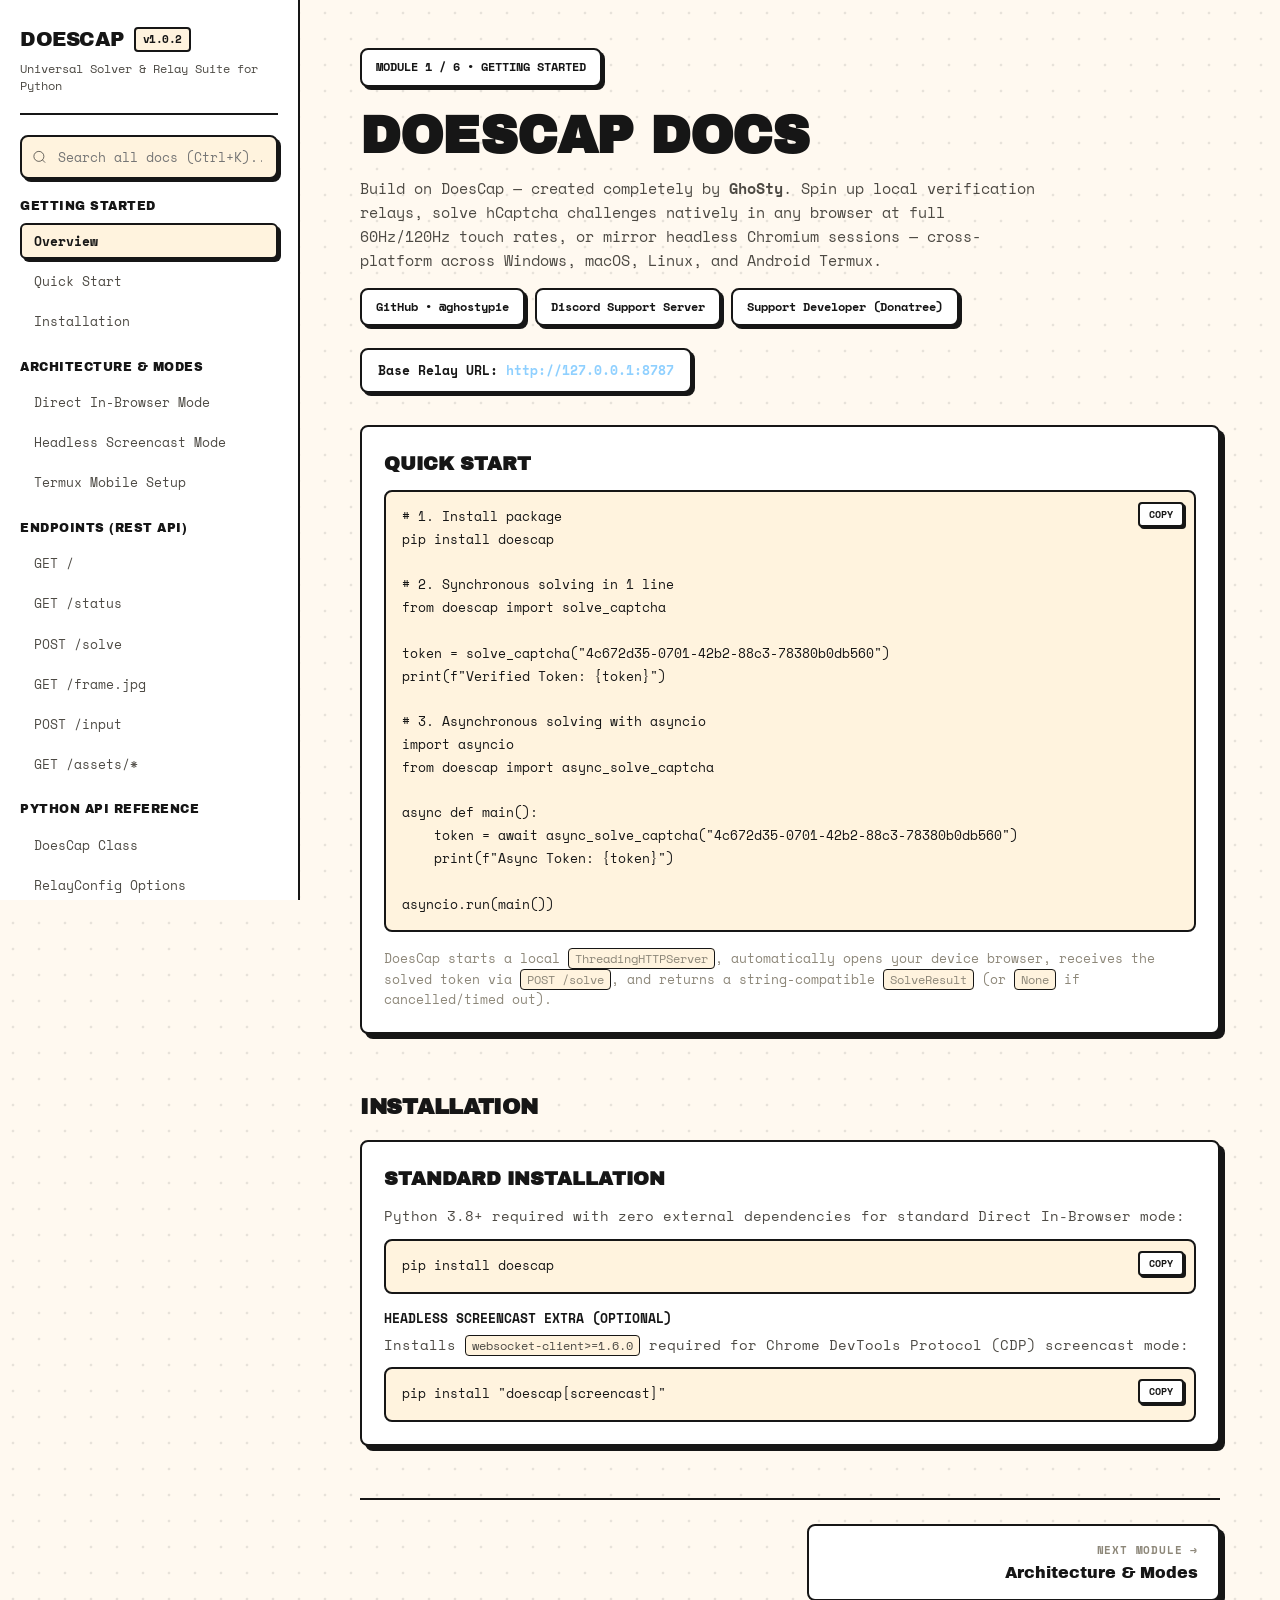
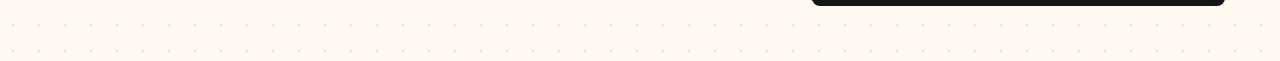
<file: docs/index.html>
<!doctype html>
<html lang="en" data-theme="light">
<head>
  <meta charset="utf-8">
  <title>Getting Started &mdash; DoesCap Documentation</title>
  <meta name="viewport" content="width=device-width, initial-scale=1.0">
  <meta name="description" content="Getting started with DoesCap: installation, quickstart examples, and overview.">
  <link rel="preconnect" href="https://fonts.googleapis.com">
  <link rel="preconnect" href="https://fonts.gstatic.com" crossorigin="anonymous">
  <link href="https://fonts.googleapis.com/css2?family=Archivo+Black&family=Space+Mono:ital,wght@0,400;0,700;1,400&display=swap" rel="stylesheet">
  <link rel="stylesheet" href="style.css?v=3">
</head>
<body>
  <div class="mobile-bar">
    <div style="font-family: var(--font-head); font-size: 16px;">DOESCAP DOCS</div>
    <button class="mobile-menu-btn" aria-label="Toggle navigation menu" onclick="toggleSidebar()">MENU ☰</button>
  </div>

  <div class="docs-container">
    <aside id="sidebar" class="sidebar"></aside>

    <main class="main-wrapper">
      <div class="main-inner">
        <section id="overview">
          <span class="badge-pill">MODULE 1 / 6 &bull; GETTING STARTED</span>
          <h1 class="hero-title">DOESCAP DOCS</h1>
          <p class="hero-lead">
            Build on DoesCap &mdash; created completely by <strong>GhoSty</strong>. Spin up local verification relays, solve hCaptcha challenges natively in any browser at full 60Hz/120Hz touch rates,
            or mirror headless Chromium sessions &mdash; cross-platform across Windows, macOS, Linux, and Android Termux.
          </p>
          <div style="display:flex; flex-wrap:wrap; gap:10px; margin:16px 0 8px;">
            <a class="badge-pill" style="margin-bottom:0;" href="https://github.com/ghostypie" target="_blank">GitHub &bull; @ghostypie</a>
            <a class="badge-pill" style="margin-bottom:0;" href="https://discord.com/invite/asMJGgDA7u" target="_blank">Discord Support Server</a>
            <a class="badge-pill" style="margin-bottom:0;" href="https://donatr.ee/brutality/" target="_blank">Support Developer (Donatree)</a>
          </div>
          <div class="base-url-pill">
            Base Relay URL: <span>http://127.0.0.1:8787</span>
          </div>
        </section>

        <section id="quick-start">
          <div class="card-panel">
            <h2>QUICK START</h2>
            <pre class="code-box"><button class="copy-button" onclick="copySnippet(this)">COPY</button><code># 1. Install package
pip install doescap

# 2. Synchronous solving in 1 line
from doescap import solve_captcha

token = solve_captcha("4c672d35-0701-42b2-88c3-78380b0db560")
print(f"Verified Token: {token}")

# 3. Asynchronous solving with asyncio
import asyncio
from doescap import async_solve_captcha

async def main():
    token = await async_solve_captcha("4c672d35-0701-42b2-88c3-78380b0db560")
    print(f"Async Token: {token}")

asyncio.run(main())</code></pre>
            <p style="color:var(--ink-faint); font-size:13px; margin:16px 0 0;">
              DoesCap starts a local <code>ThreadingHTTPServer</code>, automatically opens your device browser, receives the solved token via <code>POST /solve</code>,
              and returns a string-compatible <code>SolveResult</code> (or <code>None</code> if cancelled/timed out).
            </p>
          </div>
        </section>

        <section id="installation">
          <h2 class="section-title">INSTALLATION</h2>
          <div class="card-panel">
            <h2>STANDARD INSTALLATION</h2>
            <p style="color:var(--ink-soft); font-size:14px; margin-bottom:12px;">
              Python 3.8+ required with zero external dependencies for standard Direct In-Browser mode:
            </p>
            <pre class="code-box"><button class="copy-button" onclick="copySnippet(this)">COPY</button><code>pip install doescap</code></pre>

            <div class="field-label">HEADLESS SCREENCAST EXTRA (OPTIONAL)</div>
            <p style="color:var(--ink-soft); font-size:14px; margin-bottom:12px;">
              Installs <code>websocket-client&gt;=1.6.0</code> required for Chrome DevTools Protocol (CDP) screencast mode:
            </p>
            <pre class="code-box"><button class="copy-button" onclick="copySnippet(this)">COPY</button><code>pip install "doescap[screencast]"</code></pre>
          </div>
        </section>

        <nav class="module-pager" aria-label="Module pagination">
          <a class="pager-btn next" href="architecture.html">
            <span class="pager-dir">NEXT MODULE &rarr;</span>
            <span class="pager-title">Architecture &amp; Modes</span>
          </a>
        </nav>
      </div>
    </main>
  </div>

  <script src="docs.js?v=6"></script>
  <script>initDocs("index.html");</script>
</body>
</html>
</file>
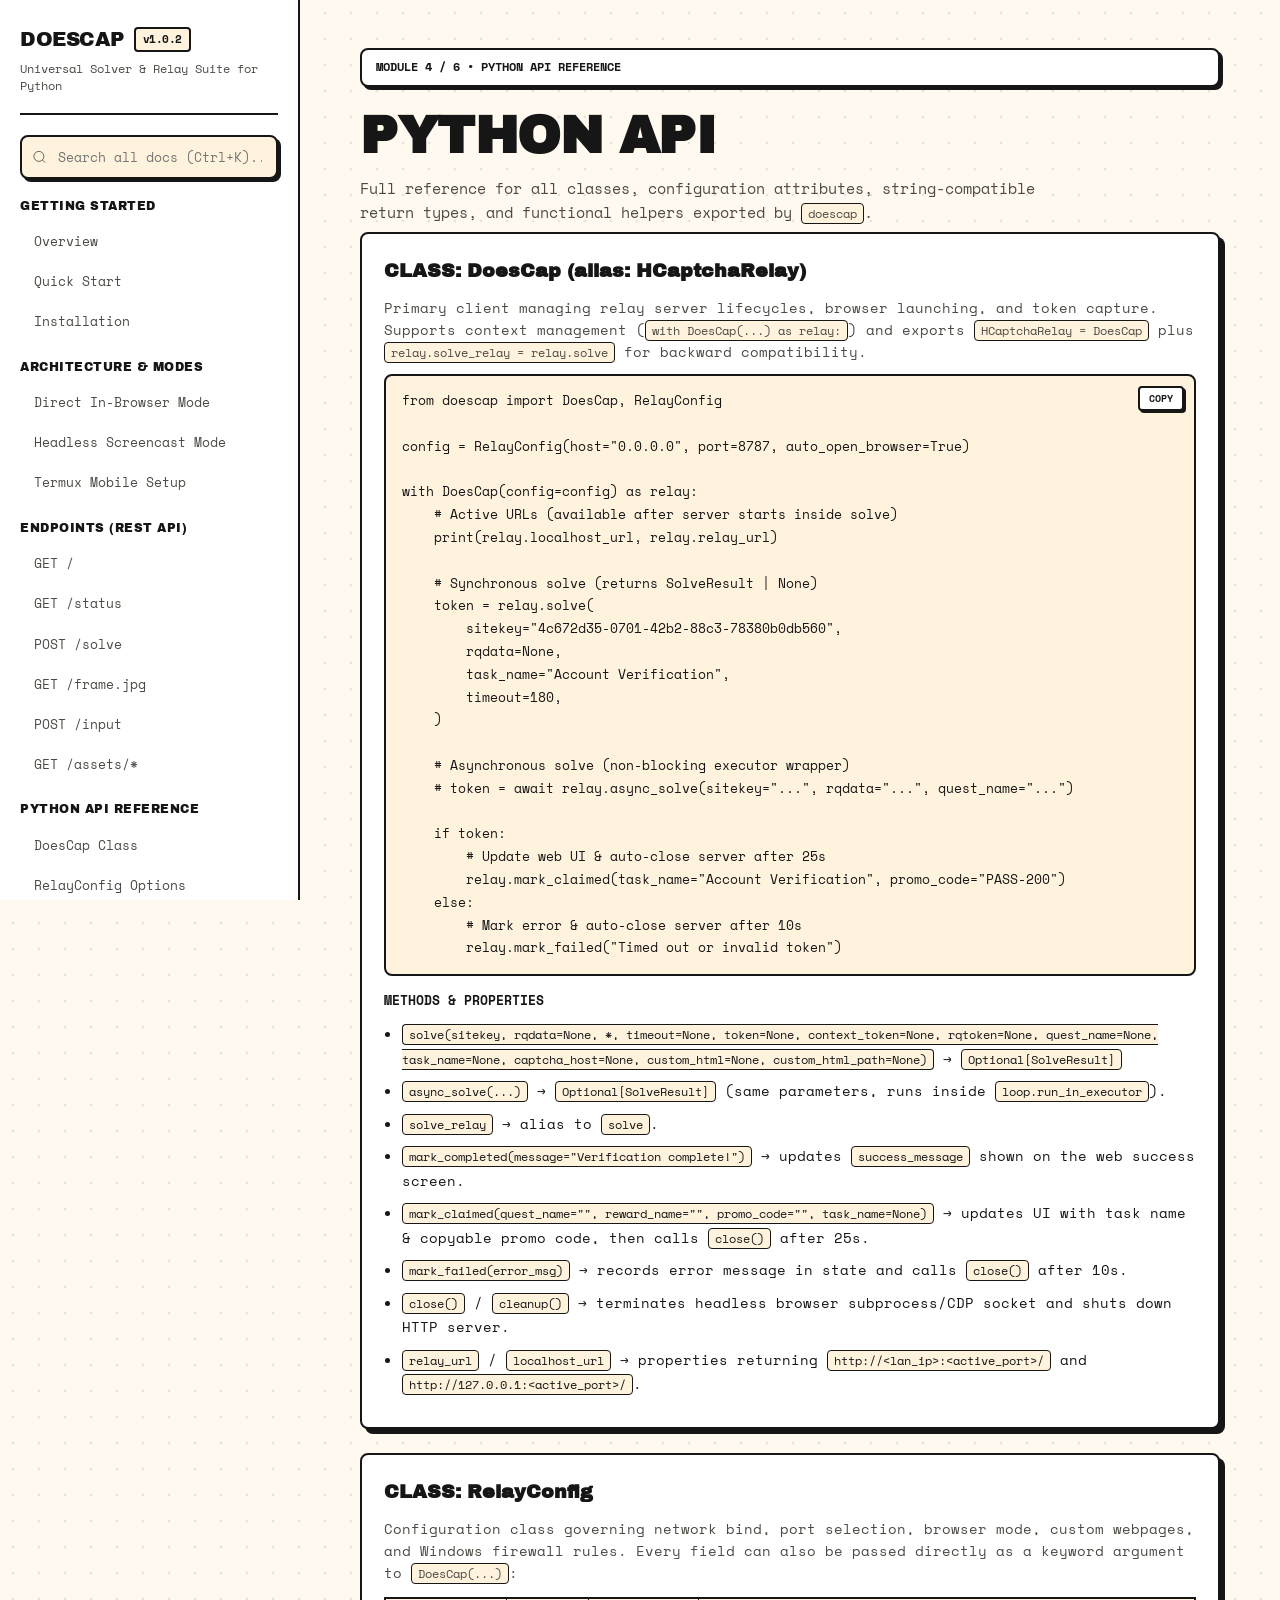
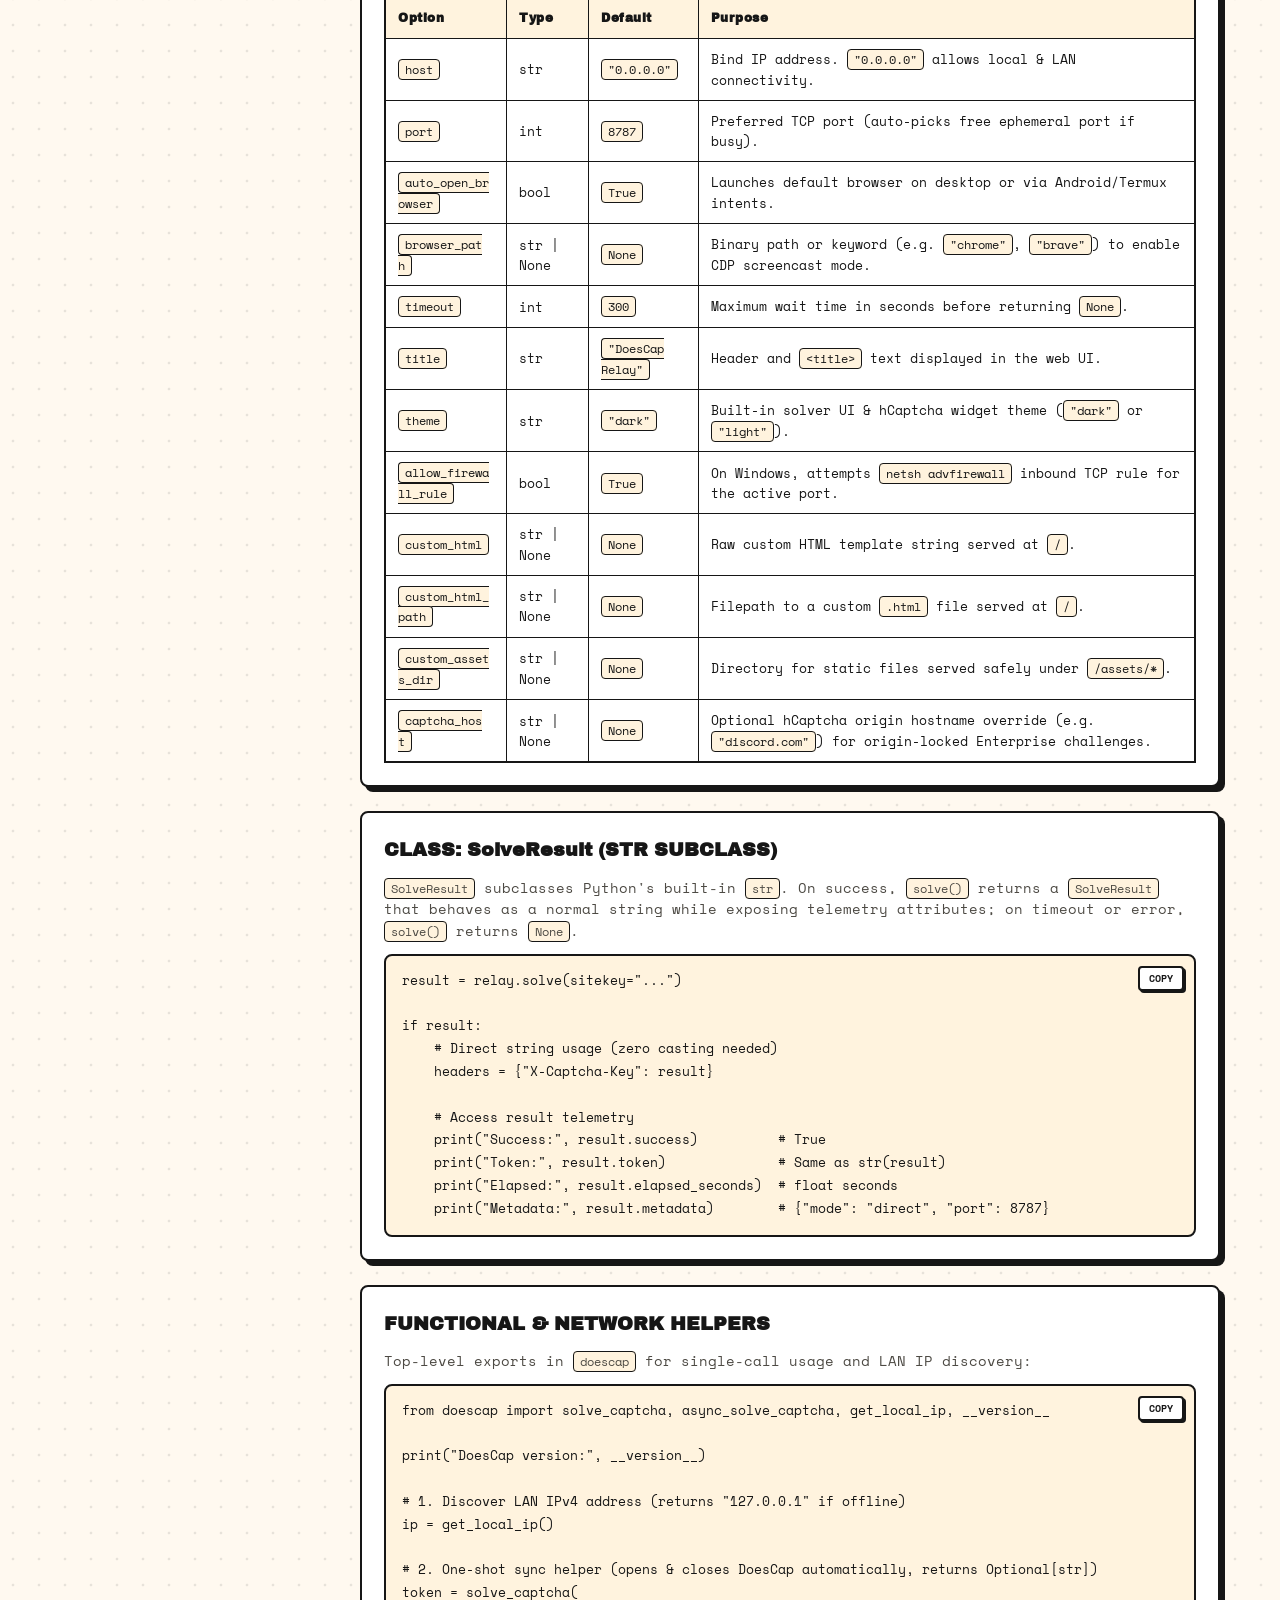
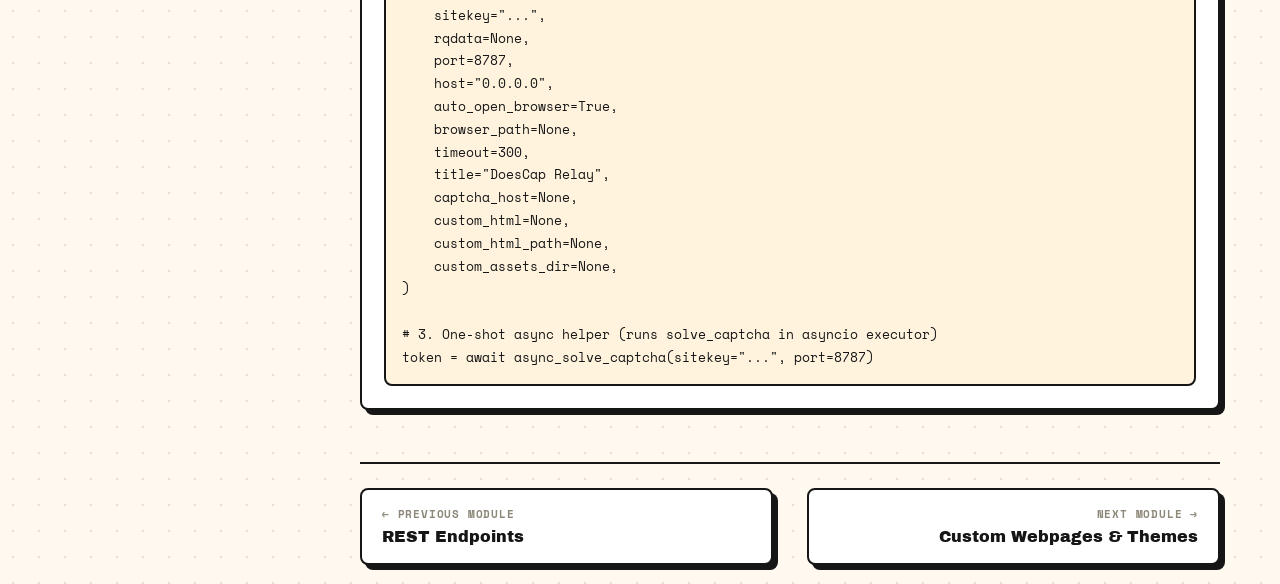
<file: docs/api.html>
<!doctype html>
<html lang="en" data-theme="light">
<head>
  <meta charset="utf-8">
  <title>Python API Reference &mdash; DoesCap Documentation</title>
  <meta name="viewport" content="width=device-width, initial-scale=1.0">
  <meta name="description" content="DoesCap Python API reference: DoesCap, RelayConfig, SolveResult, solve_captcha, and async_solve_captcha.">
  <link rel="preconnect" href="https://fonts.googleapis.com">
  <link rel="preconnect" href="https://fonts.gstatic.com" crossorigin="anonymous">
  <link href="https://fonts.googleapis.com/css2?family=Archivo+Black&family=Space+Mono:ital,wght@0,400;0,700;1,400&display=swap" rel="stylesheet">
  <link rel="stylesheet" href="style.css?v=3">
</head>
<body>
  <div class="mobile-bar">
    <div style="font-family: var(--font-head); font-size: 16px;">DOESCAP DOCS</div>
    <button class="mobile-menu-btn" aria-label="Toggle navigation menu" onclick="toggleSidebar()">MENU ☰</button>
  </div>

  <div class="docs-container">
    <aside id="sidebar" class="sidebar"></aside>

    <main class="main-wrapper">
      <div class="main-inner">
        <span class="badge-pill">MODULE 4 / 6 &bull; PYTHON API REFERENCE</span>
        <h1 class="hero-title">PYTHON API</h1>
        <p class="hero-lead">
          Full reference for all classes, configuration attributes, string-compatible return types, and functional helpers exported by <code>doescap</code>.
        </p>

        <section id="api-reference">
          <!-- DoesCap Class -->
          <div id="api-relay" class="card-panel">
            <h2>CLASS: DoesCap (alias: HCaptchaRelay)</h2>
            <p style="color:var(--ink-soft); font-size:14px; margin-bottom:12px;">
              Primary client managing relay server lifecycles, browser launching, and token capture. Supports context management (<code>with DoesCap(...) as relay:</code>)
              and exports <code>HCaptchaRelay = DoesCap</code> plus <code>relay.solve_relay = relay.solve</code> for backward compatibility.
            </p>
            <pre class="code-box"><button class="copy-button" onclick="copySnippet(this)">COPY</button><code>from doescap import DoesCap, RelayConfig

config = RelayConfig(host="0.0.0.0", port=8787, auto_open_browser=True)

with DoesCap(config=config) as relay:
    # Active URLs (available after server starts inside solve)
    print(relay.localhost_url, relay.relay_url)

    # Synchronous solve (returns SolveResult | None)
    token = relay.solve(
        sitekey="4c672d35-0701-42b2-88c3-78380b0db560",
        rqdata=None,
        task_name="Account Verification",
        timeout=180,
    )

    # Asynchronous solve (non-blocking executor wrapper)
    # token = await relay.async_solve(sitekey="...", rqdata="...", quest_name="...")

    if token:
        # Update web UI &amp; auto-close server after 25s
        relay.mark_claimed(task_name="Account Verification", promo_code="PASS-200")
    else:
        # Mark error &amp; auto-close server after 10s
        relay.mark_failed("Timed out or invalid token")</code></pre>

            <div class="field-label">METHODS &amp; PROPERTIES</div>
            <ul class="notes-ul">
              <li><code>solve(sitekey, rqdata=None, *, timeout=None, token=None, context_token=None, rqtoken=None, quest_name=None, task_name=None, captcha_host=None, custom_html=None, custom_html_path=None)</code> &rarr; <code>Optional[SolveResult]</code></li>
              <li><code>async_solve(...)</code> &rarr; <code>Optional[SolveResult]</code> (same parameters, runs inside <code>loop.run_in_executor</code>).</li>
              <li><code>solve_relay</code> &rarr; alias to <code>solve</code>.</li>
              <li><code>mark_completed(message="Verification complete!")</code> &rarr; updates <code>success_message</code> shown on the web success screen.</li>
              <li><code>mark_claimed(quest_name="", reward_name="", promo_code="", task_name=None)</code> &rarr; updates UI with task name &amp; copyable promo code, then calls <code>close()</code> after 25s.</li>
              <li><code>mark_failed(error_msg)</code> &rarr; records error message in state and calls <code>close()</code> after 10s.</li>
              <li><code>close()</code> / <code>cleanup()</code> &rarr; terminates headless browser subprocess/CDP socket and shuts down HTTP server.</li>
              <li><code>relay_url</code> / <code>localhost_url</code> &rarr; properties returning <code>http://&lt;lan_ip&gt;:&lt;active_port&gt;/</code> and <code>http://127.0.0.1:&lt;active_port&gt;/</code>.</li>
            </ul>
          </div>

          <!-- RelayConfig -->
          <div id="api-config" class="card-panel">
            <h2>CLASS: RelayConfig</h2>
            <p style="color:var(--ink-soft); font-size:14px; margin-bottom:12px;">
              Configuration class governing network bind, port selection, browser mode, custom webpages, and Windows firewall rules.
              Every field can also be passed directly as a keyword argument to <code>DoesCap(...)</code>:
            </p>
            <div class="data-table-scroll">
              <table class="data-table">
                <thead>
                  <tr>
                    <th>Option</th>
                    <th>Type</th>
                    <th>Default</th>
                    <th>Purpose</th>
                  </tr>
                </thead>
                <tbody>
                  <tr>
                    <td><code>host</code></td>
                    <td>str</td>
                    <td><code>"0.0.0.0"</code></td>
                    <td>Bind IP address. <code>"0.0.0.0"</code> allows local &amp; LAN connectivity.</td>
                  </tr>
                  <tr>
                    <td><code>port</code></td>
                    <td>int</td>
                    <td><code>8787</code></td>
                    <td>Preferred TCP port (auto-picks free ephemeral port if busy).</td>
                  </tr>
                  <tr>
                    <td><code>auto_open_browser</code></td>
                    <td>bool</td>
                    <td><code>True</code></td>
                    <td>Launches default browser on desktop or via Android/Termux intents.</td>
                  </tr>
                  <tr>
                    <td><code>browser_path</code></td>
                    <td>str | None</td>
                    <td><code>None</code></td>
                    <td>Binary path or keyword (e.g. <code>"chrome"</code>, <code>"brave"</code>) to enable CDP screencast mode.</td>
                  </tr>
                  <tr>
                    <td><code>timeout</code></td>
                    <td>int</td>
                    <td><code>300</code></td>
                    <td>Maximum wait time in seconds before returning <code>None</code>.</td>
                  </tr>
                  <tr>
                    <td><code>title</code></td>
                    <td>str</td>
                    <td><code>"DoesCap Relay"</code></td>
                    <td>Header and <code>&lt;title&gt;</code> text displayed in the web UI.</td>
                  </tr>
                  <tr>
                    <td><code>theme</code></td>
                    <td>str</td>
                    <td><code>"dark"</code></td>
                    <td>Built-in solver UI &amp; hCaptcha widget theme (<code>"dark"</code> or <code>"light"</code>).</td>
                  </tr>
                  <tr>
                    <td><code>allow_firewall_rule</code></td>
                    <td>bool</td>
                    <td><code>True</code></td>
                    <td>On Windows, attempts <code>netsh advfirewall</code> inbound TCP rule for the active port.</td>
                  </tr>
                  <tr>
                    <td><code>custom_html</code></td>
                    <td>str | None</td>
                    <td><code>None</code></td>
                    <td>Raw custom HTML template string served at <code>/</code>.</td>
                  </tr>
                  <tr>
                    <td><code>custom_html_path</code></td>
                    <td>str | None</td>
                    <td><code>None</code></td>
                    <td>Filepath to a custom <code>.html</code> file served at <code>/</code>.</td>
                  </tr>
                  <tr>
                    <td><code>custom_assets_dir</code></td>
                    <td>str | None</td>
                    <td><code>None</code></td>
                    <td>Directory for static files served safely under <code>/assets/*</code>.</td>
                  </tr>
                  <tr>
                    <td><code>captcha_host</code></td>
                    <td>str | None</td>
                    <td><code>None</code></td>
                    <td>Optional hCaptcha origin hostname override (e.g. <code>"discord.com"</code>) for origin-locked Enterprise challenges.</td>
                  </tr>
                </tbody>
              </table>
            </div>
          </div>

          <!-- SolveResult -->
          <div id="api-result" class="card-panel">
            <h2>CLASS: SolveResult (STR SUBCLASS)</h2>
            <p style="color:var(--ink-soft); font-size:14px; margin-bottom:12px;">
              <code>SolveResult</code> subclasses Python's built-in <code>str</code>. On success, <code>solve()</code> returns a <code>SolveResult</code>
              that behaves as a normal string while exposing telemetry attributes; on timeout or error, <code>solve()</code> returns <code>None</code>.
            </p>
            <pre class="code-box"><button class="copy-button" onclick="copySnippet(this)">COPY</button><code>result = relay.solve(sitekey="...")

if result:
    # Direct string usage (zero casting needed)
    headers = {"X-Captcha-Key": result}

    # Access result telemetry
    print("Success:", result.success)          # True
    print("Token:", result.token)              # Same as str(result)
    print("Elapsed:", result.elapsed_seconds)  # float seconds
    print("Metadata:", result.metadata)        # {"mode": "direct", "port": 8787}</code></pre>
          </div>

          <!-- Functional & Network Helpers -->
          <div id="api-functional" class="card-panel">
            <h2>FUNCTIONAL &amp; NETWORK HELPERS</h2>
            <p style="color:var(--ink-soft); font-size:14px; margin-bottom:12px;">
              Top-level exports in <code>doescap</code> for single-call usage and LAN IP discovery:
            </p>
            <pre class="code-box"><button class="copy-button" onclick="copySnippet(this)">COPY</button><code>from doescap import solve_captcha, async_solve_captcha, get_local_ip, __version__

print("DoesCap version:", __version__)

# 1. Discover LAN IPv4 address (returns "127.0.0.1" if offline)
ip = get_local_ip()

# 2. One-shot sync helper (opens &amp; closes DoesCap automatically, returns Optional[str])
token = solve_captcha(
    sitekey="...",
    rqdata=None,
    port=8787,
    host="0.0.0.0",
    auto_open_browser=True,
    browser_path=None,
    timeout=300,
    title="DoesCap Relay",
    captcha_host=None,
    custom_html=None,
    custom_html_path=None,
    custom_assets_dir=None,
)

# 3. One-shot async helper (runs solve_captcha in asyncio executor)
token = await async_solve_captcha(sitekey="...", port=8787)</code></pre>
          </div>
        </section>

        <nav class="module-pager" aria-label="Module pagination">
          <a class="pager-btn prev" href="endpoints.html">
            <span class="pager-dir">&larr; PREVIOUS MODULE</span>
            <span class="pager-title">REST Endpoints</span>
          </a>
          <a class="pager-btn next" href="theming.html">
            <span class="pager-dir">NEXT MODULE &rarr;</span>
            <span class="pager-title">Custom Webpages &amp; Themes</span>
          </a>
        </nav>
      </div>
    </main>
  </div>

  <script src="docs.js?v=6"></script>
  <script>initDocs("api.html");</script>
</body>
</html>
</file>
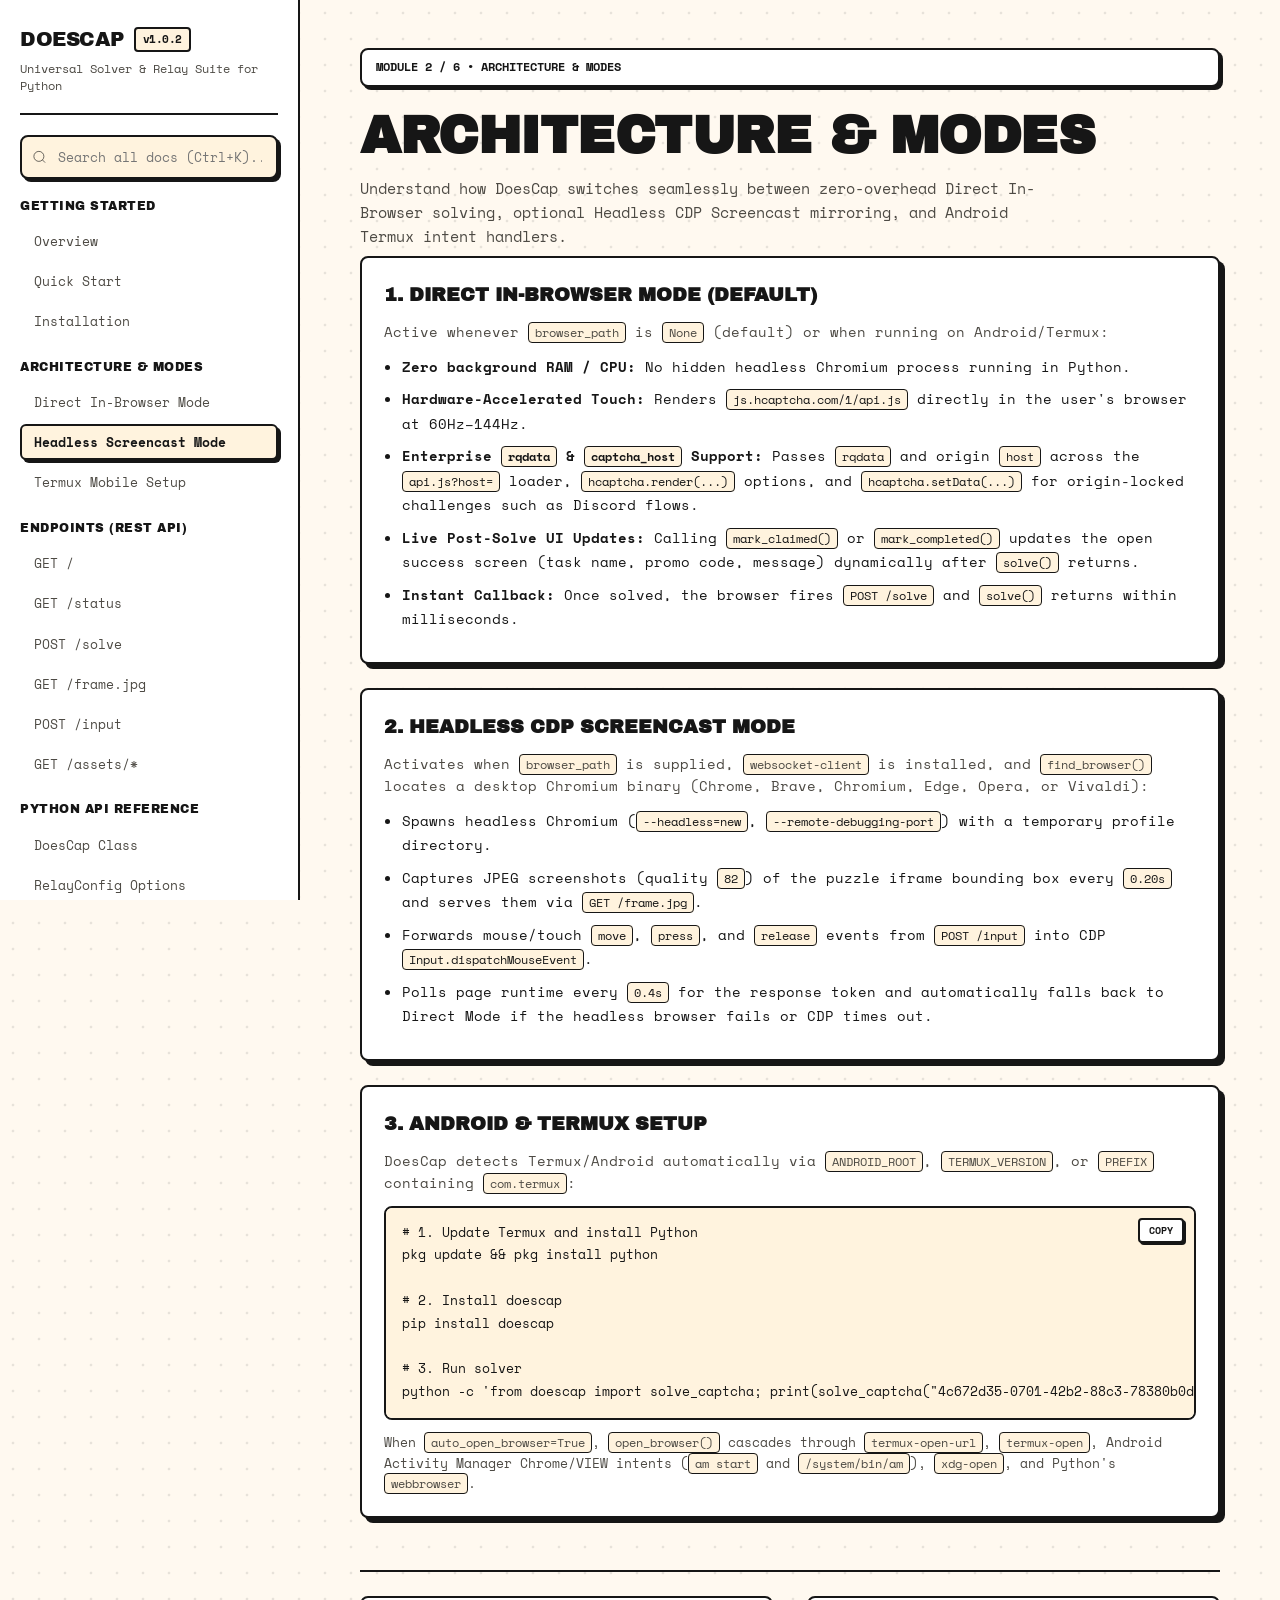
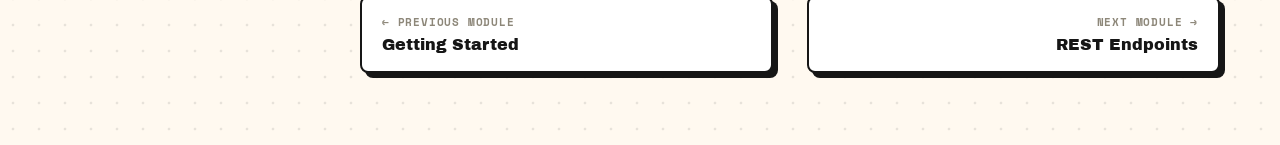
<file: docs/architecture.html>
<!doctype html>
<html lang="en" data-theme="light">
<head>
  <meta charset="utf-8">
  <title>Architecture &amp; Modes &mdash; DoesCap Documentation</title>
  <meta name="viewport" content="width=device-width, initial-scale=1.0">
  <meta name="description" content="DoesCap solver modes: Direct In-Browser Mode, Headless CDP Screencast Mode, and Android Termux setup.">
  <link rel="preconnect" href="https://fonts.googleapis.com">
  <link rel="preconnect" href="https://fonts.gstatic.com" crossorigin="anonymous">
  <link href="https://fonts.googleapis.com/css2?family=Archivo+Black&family=Space+Mono:ital,wght@0,400;0,700;1,400&display=swap" rel="stylesheet">
  <link rel="stylesheet" href="style.css?v=3">
</head>
<body>
  <div class="mobile-bar">
    <div style="font-family: var(--font-head); font-size: 16px;">DOESCAP DOCS</div>
    <button class="mobile-menu-btn" aria-label="Toggle navigation menu" onclick="toggleSidebar()">MENU ☰</button>
  </div>

  <div class="docs-container">
    <aside id="sidebar" class="sidebar"></aside>

    <main class="main-wrapper">
      <div class="main-inner">
        <span class="badge-pill">MODULE 2 / 6 &bull; ARCHITECTURE &amp; MODES</span>
        <h1 class="hero-title">ARCHITECTURE &amp; MODES</h1>
        <p class="hero-lead">
          Understand how DoesCap switches seamlessly between zero-overhead Direct In-Browser solving, optional Headless CDP Screencast mirroring, and Android Termux intent handlers.
        </p>

        <section id="direct-mode">
          <div class="card-panel">
            <h2>1. DIRECT IN-BROWSER MODE (DEFAULT)</h2>
            <p style="color:var(--ink-soft); font-size:14px; margin-bottom:10px;">
              Active whenever <code>browser_path</code> is <code>None</code> (default) or when running on Android/Termux:
            </p>
            <ul class="notes-ul">
              <li><strong>Zero background RAM / CPU:</strong> No hidden headless Chromium process running in Python.</li>
              <li><strong>Hardware-Accelerated Touch:</strong> Renders <code>js.hcaptcha.com/1/api.js</code> directly in the user's browser at 60Hz&ndash;144Hz.</li>
              <li><strong>Enterprise <code>rqdata</code> &amp; <code>captcha_host</code> Support:</strong> Passes <code>rqdata</code> and origin <code>host</code> across the <code>api.js?host=</code> loader, <code>hcaptcha.render(...)</code> options, and <code>hcaptcha.setData(...)</code> for origin-locked challenges such as Discord flows.</li>
              <li><strong>Live Post-Solve UI Updates:</strong> Calling <code>mark_claimed()</code> or <code>mark_completed()</code> updates the open success screen (task name, promo code, message) dynamically after <code>solve()</code> returns.</li>
              <li><strong>Instant Callback:</strong> Once solved, the browser fires <code>POST /solve</code> and <code>solve()</code> returns within milliseconds.</li>
            </ul>
          </div>
        </section>

        <section id="cdp-mode">
          <div class="card-panel">
            <h2>2. HEADLESS CDP SCREENCAST MODE</h2>
            <p style="color:var(--ink-soft); font-size:14px; margin-bottom:10px;">
              Activates when <code>browser_path</code> is supplied, <code>websocket-client</code> is installed, and <code>find_browser()</code> locates a desktop Chromium binary (Chrome, Brave, Chromium, Edge, Opera, or Vivaldi):
            </p>
            <ul class="notes-ul">
              <li>Spawns headless Chromium (<code>--headless=new</code>, <code>--remote-debugging-port</code>) with a temporary profile directory.</li>
              <li>Captures JPEG screenshots (quality <code>82</code>) of the puzzle iframe bounding box every <code>0.20s</code> and serves them via <code>GET /frame.jpg</code>.</li>
              <li>Forwards mouse/touch <code>move</code>, <code>press</code>, and <code>release</code> events from <code>POST /input</code> into CDP <code>Input.dispatchMouseEvent</code>.</li>
              <li>Polls page runtime every <code>0.4s</code> for the response token and automatically falls back to Direct Mode if the headless browser fails or CDP times out.</li>
            </ul>
          </div>
        </section>

        <section id="termux">
          <div class="card-panel">
            <h2>3. ANDROID &amp; TERMUX SETUP</h2>
            <p style="color:var(--ink-soft); font-size:14px; margin-bottom:10px;">
              DoesCap detects Termux/Android automatically via <code>ANDROID_ROOT</code>, <code>TERMUX_VERSION</code>, or <code>PREFIX</code> containing <code>com.termux</code>:
            </p>
            <pre class="code-box"><button class="copy-button" onclick="copySnippet(this)">COPY</button><code># 1. Update Termux and install Python
pkg update &amp;&amp; pkg install python

# 2. Install doescap
pip install doescap

# 3. Run solver
python -c 'from doescap import solve_captcha; print(solve_captcha("4c672d35-0701-42b2-88c3-78380b0db560"))'</code></pre>
            <p style="color:var(--ink-soft); font-size:13px; margin-top:12px;">
              When <code>auto_open_browser=True</code>, <code>open_browser()</code> cascades through <code>termux-open-url</code>, <code>termux-open</code>,
              Android Activity Manager Chrome/VIEW intents (<code>am start</code> and <code>/system/bin/am</code>), <code>xdg-open</code>, and Python's <code>webbrowser</code>.
            </p>
          </div>
        </section>

        <nav class="module-pager" aria-label="Module pagination">
          <a class="pager-btn prev" href="index.html">
            <span class="pager-dir">&larr; PREVIOUS MODULE</span>
            <span class="pager-title">Getting Started</span>
          </a>
          <a class="pager-btn next" href="endpoints.html">
            <span class="pager-dir">NEXT MODULE &rarr;</span>
            <span class="pager-title">REST Endpoints</span>
          </a>
        </nav>
      </div>
    </main>
  </div>

  <script src="docs.js?v=6"></script>
  <script>initDocs("architecture.html");</script>
</body>
</html>
</file>
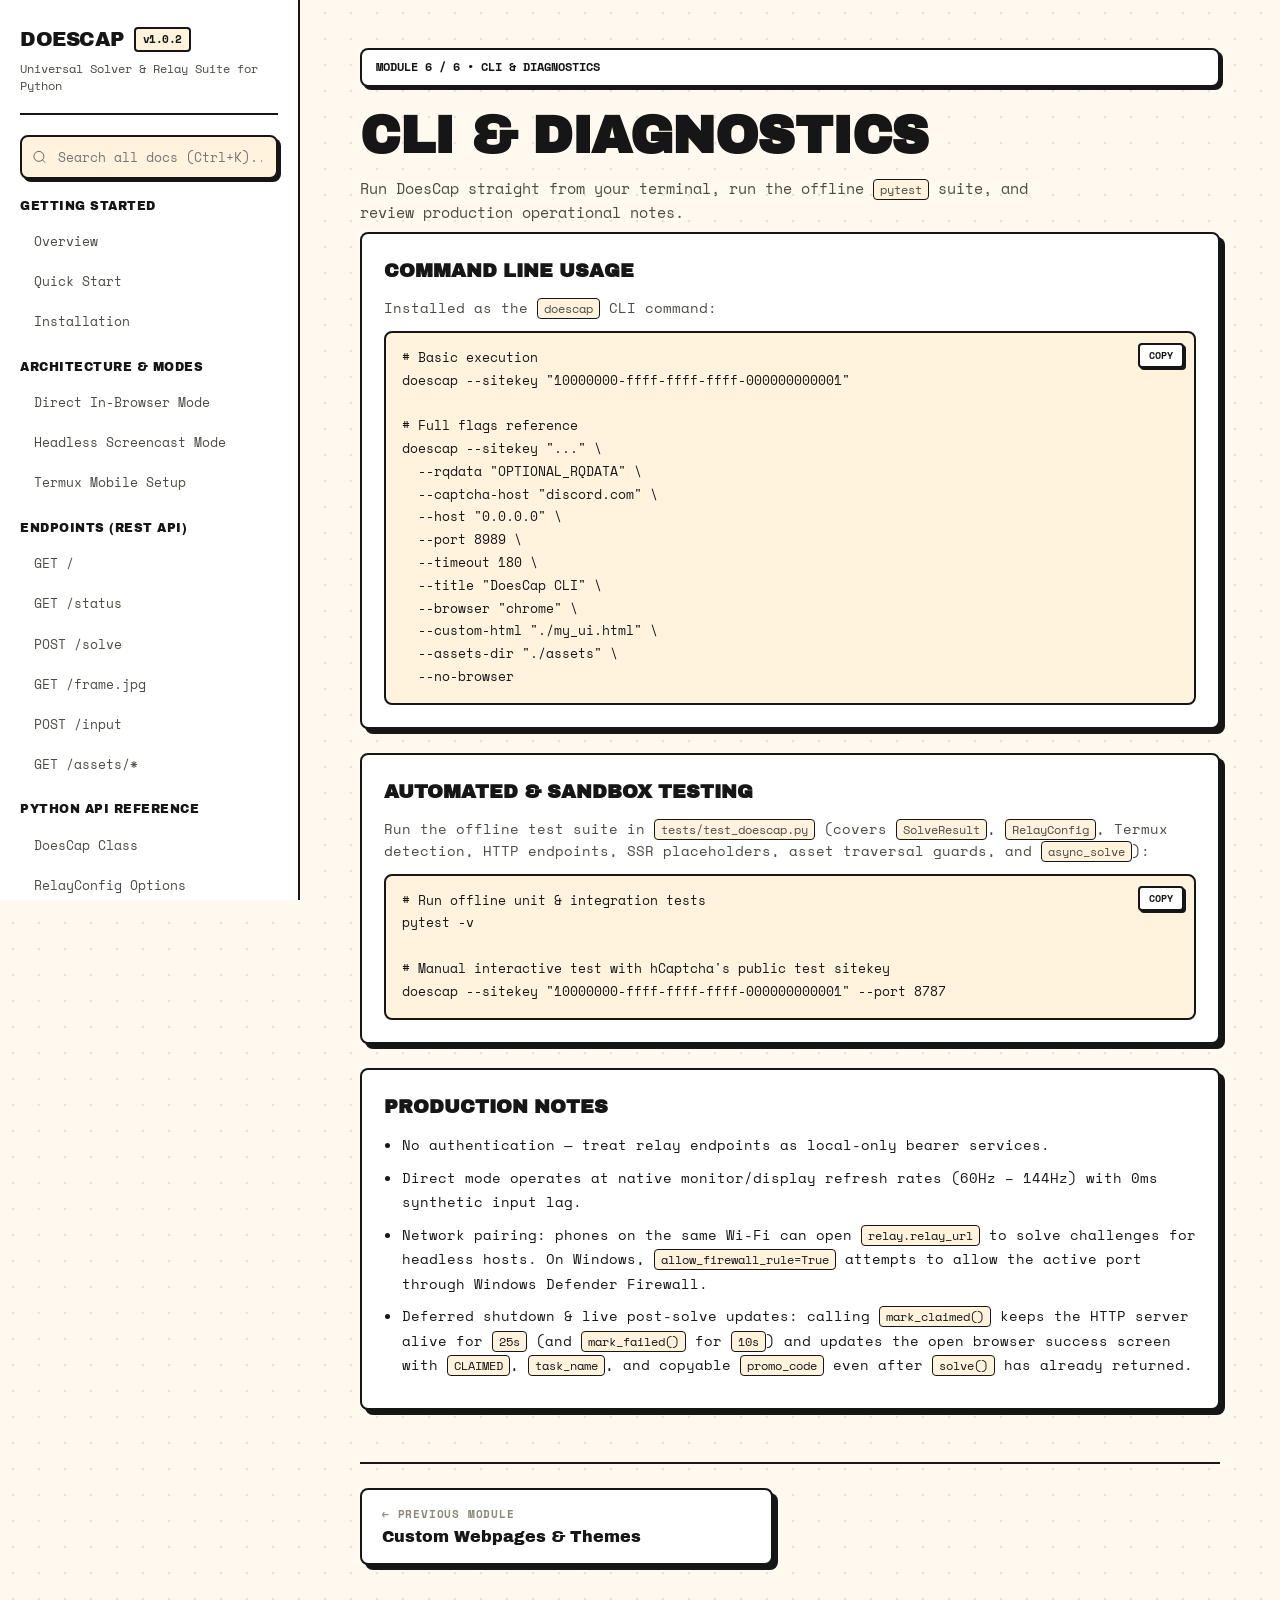
<file: docs/cli.html>
<!doctype html>
<html lang="en" data-theme="light">
<head>
  <meta charset="utf-8">
  <title>CLI &amp; Diagnostics &mdash; DoesCap Documentation</title>
  <meta name="viewport" content="width=device-width, initial-scale=1.0">
  <meta name="description" content="DoesCap CLI flags, offline pytest suite, and production operational notes.">
  <link rel="preconnect" href="https://fonts.googleapis.com">
  <link rel="preconnect" href="https://fonts.gstatic.com" crossorigin="anonymous">
  <link href="https://fonts.googleapis.com/css2?family=Archivo+Black&family=Space+Mono:ital,wght@0,400;0,700;1,400&display=swap" rel="stylesheet">
  <link rel="stylesheet" href="style.css?v=3">
</head>
<body>
  <div class="mobile-bar">
    <div style="font-family: var(--font-head); font-size: 16px;">DOESCAP DOCS</div>
    <button class="mobile-menu-btn" aria-label="Toggle navigation menu" onclick="toggleSidebar()">MENU ☰</button>
  </div>

  <div class="docs-container">
    <aside id="sidebar" class="sidebar"></aside>

    <main class="main-wrapper">
      <div class="main-inner">
        <span class="badge-pill">MODULE 6 / 6 &bull; CLI &amp; DIAGNOSTICS</span>
        <h1 class="hero-title">CLI &amp; DIAGNOSTICS</h1>
        <p class="hero-lead">
          Run DoesCap straight from your terminal, run the offline <code>pytest</code> suite, and review production operational notes.
        </p>

        <section id="cli-reference">
          <div class="card-panel">
            <h2>COMMAND LINE USAGE</h2>
            <p style="color:var(--ink-soft); font-size:14px; margin-bottom:12px;">
              Installed as the <code>doescap</code> CLI command:
            </p>
            <pre class="code-box"><button class="copy-button" onclick="copySnippet(this)">COPY</button><code># Basic execution
doescap --sitekey "10000000-ffff-ffff-ffff-000000000001"

# Full flags reference
doescap --sitekey "..." \
  --rqdata "OPTIONAL_RQDATA" \
  --captcha-host "discord.com" \
  --host "0.0.0.0" \
  --port 8989 \
  --timeout 180 \
  --title "DoesCap CLI" \
  --browser "chrome" \
  --custom-html "./my_ui.html" \
  --assets-dir "./assets" \
  --no-browser</code></pre>
          </div>
        </section>

        <section id="testing">
          <div class="card-panel">
            <h2>AUTOMATED &amp; SANDBOX TESTING</h2>
            <p style="color:var(--ink-soft); font-size:14px; margin-bottom:12px;">
              Run the offline test suite in <code>tests/test_doescap.py</code> (covers <code>SolveResult</code>, <code>RelayConfig</code>, Termux detection, HTTP endpoints, SSR placeholders, asset traversal guards, and <code>async_solve</code>):
            </p>
            <pre class="code-box"><button class="copy-button" onclick="copySnippet(this)">COPY</button><code># Run offline unit &amp; integration tests
pytest -v

# Manual interactive test with hCaptcha's public test sitekey
doescap --sitekey "10000000-ffff-ffff-ffff-000000000001" --port 8787</code></pre>
          </div>
        </section>

        <section id="notes">
          <div class="card-panel">
            <h2>PRODUCTION NOTES</h2>
            <ul class="notes-ul">
              <li>No authentication &mdash; treat relay endpoints as local-only bearer services.</li>
              <li>Direct mode operates at native monitor/display refresh rates (60Hz &ndash; 144Hz) with 0ms synthetic input lag.</li>
              <li>Network pairing: phones on the same Wi-Fi can open <code>relay.relay_url</code> to solve challenges for headless hosts. On Windows, <code>allow_firewall_rule=True</code> attempts to allow the active port through Windows Defender Firewall.</li>
              <li>Deferred shutdown &amp; live post-solve updates: calling <code>mark_claimed()</code> keeps the HTTP server alive for <code>25s</code> (and <code>mark_failed()</code> for <code>10s</code>) and updates the open browser success screen with <code>CLAIMED</code>, <code>task_name</code>, and copyable <code>promo_code</code> even after <code>solve()</code> has already returned.</li>
            </ul>
          </div>
        </section>

        <nav class="module-pager" aria-label="Module pagination">
          <a class="pager-btn prev" href="theming.html">
            <span class="pager-dir">&larr; PREVIOUS MODULE</span>
            <span class="pager-title">Custom Webpages &amp; Themes</span>
          </a>
        </nav>
      </div>
    </main>
  </div>

  <script src="docs.js?v=6"></script>
  <script>initDocs("cli.html");</script>
</body>
</html>
</file>
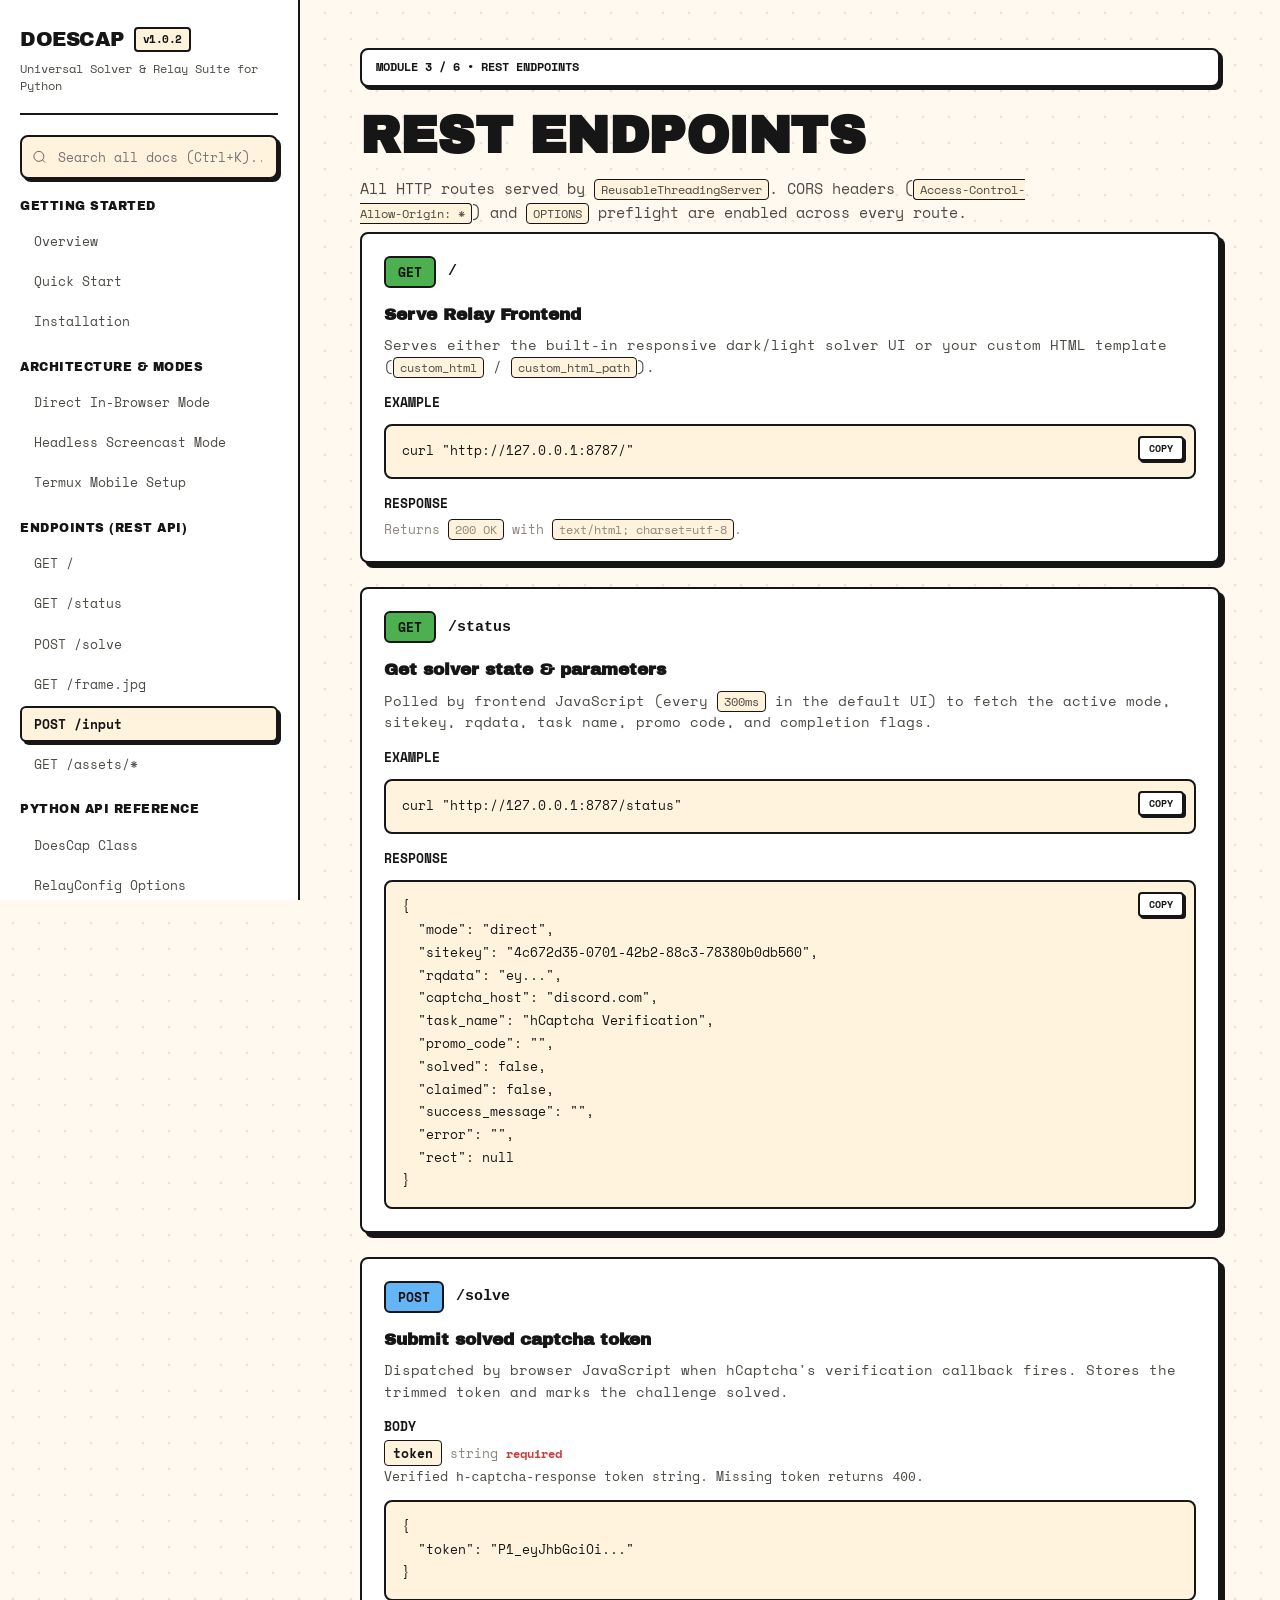
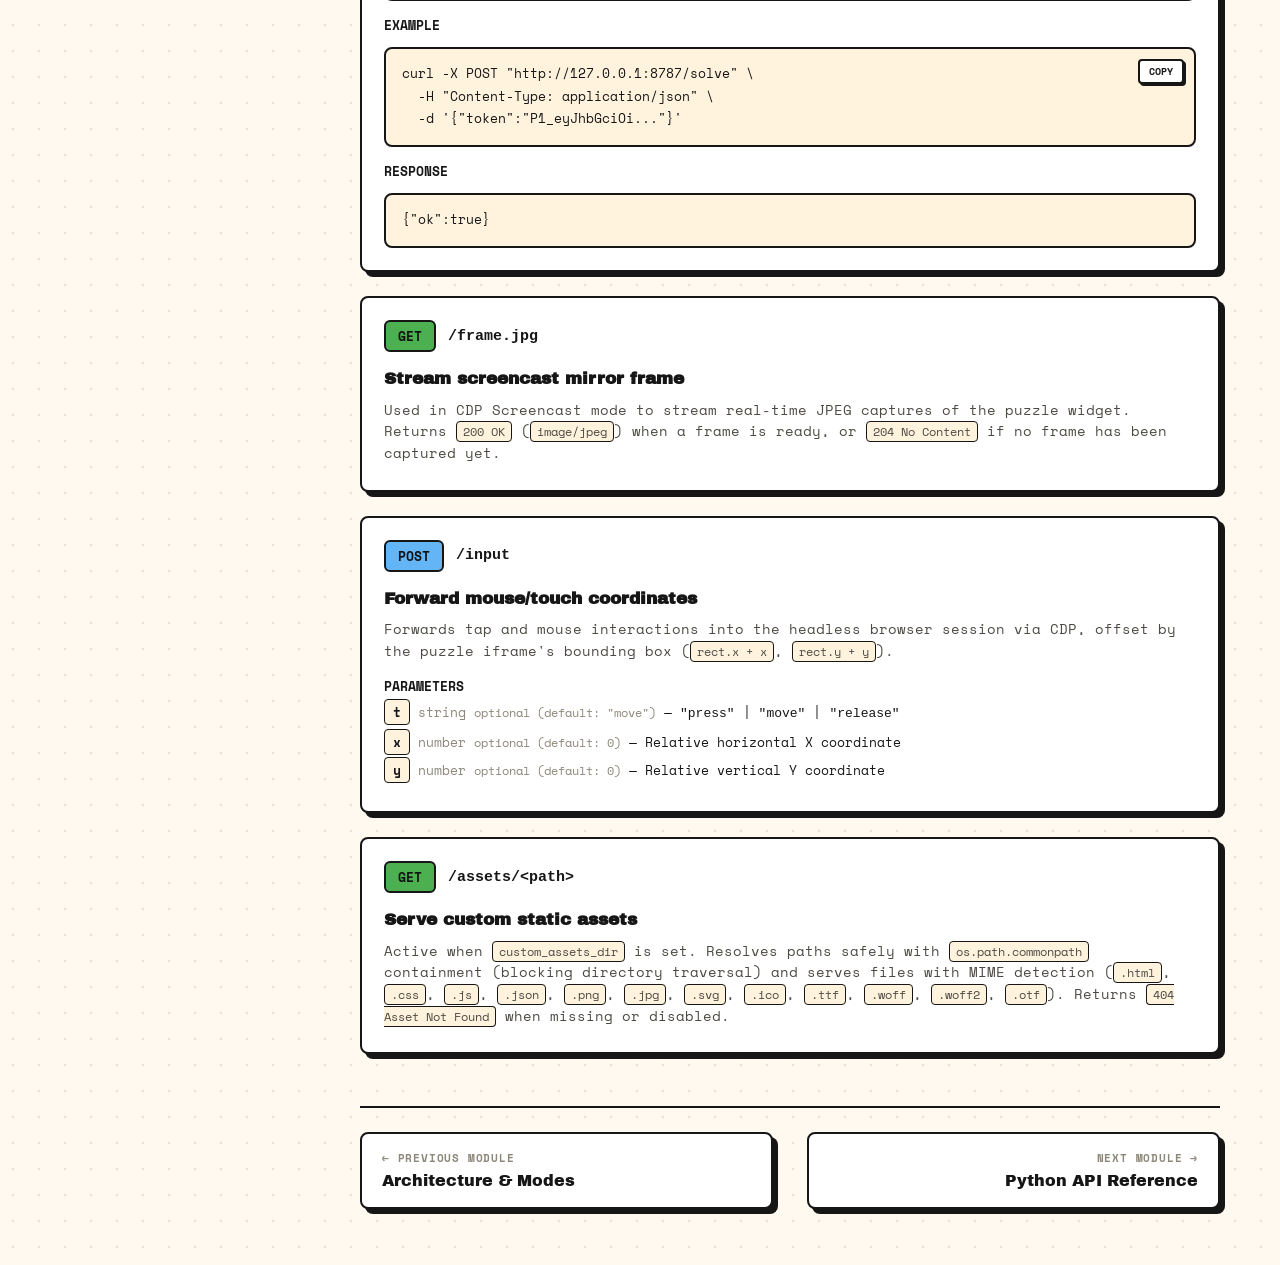
<file: docs/endpoints.html>
<!doctype html>
<html lang="en" data-theme="light">
<head>
  <meta charset="utf-8">
  <title>REST Endpoints &mdash; DoesCap Documentation</title>
  <meta name="viewport" content="width=device-width, initial-scale=1.0">
  <meta name="description" content="HTTP REST API endpoints exposed by DoesCap local relay server.">
  <link rel="preconnect" href="https://fonts.googleapis.com">
  <link rel="preconnect" href="https://fonts.gstatic.com" crossorigin="anonymous">
  <link href="https://fonts.googleapis.com/css2?family=Archivo+Black&family=Space+Mono:ital,wght@0,400;0,700;1,400&display=swap" rel="stylesheet">
  <link rel="stylesheet" href="style.css?v=3">
</head>
<body>
  <div class="mobile-bar">
    <div style="font-family: var(--font-head); font-size: 16px;">DOESCAP DOCS</div>
    <button class="mobile-menu-btn" aria-label="Toggle navigation menu" onclick="toggleSidebar()">MENU ☰</button>
  </div>

  <div class="docs-container">
    <aside id="sidebar" class="sidebar"></aside>

    <main class="main-wrapper">
      <div class="main-inner">
        <span class="badge-pill">MODULE 3 / 6 &bull; REST ENDPOINTS</span>
        <h1 class="hero-title">REST ENDPOINTS</h1>
        <p class="hero-lead">
          All HTTP routes served by <code>ReusableThreadingServer</code>. CORS headers (<code>Access-Control-Allow-Origin: *</code>) and <code>OPTIONS</code> preflight are enabled across every route.
        </p>

        <section id="endpoints">
          <!-- GET / -->
          <div id="endpoint-root" class="card-panel">
            <div style="display:flex; align-items:center; gap:12px; flex-wrap:wrap">
              <span class="method-tag method-get">GET</span>
              <code class="route-path">/</code>
            </div>
            <h3>Serve Relay Frontend</h3>
            <p style="color:var(--ink-soft); font-size:14px; margin:0 0 4px">
              Serves either the built-in responsive dark/light solver UI or your custom HTML template (<code>custom_html</code> / <code>custom_html_path</code>).
            </p>
            <div class="field-label">EXAMPLE</div>
            <pre class="code-box"><button class="copy-button" onclick="copySnippet(this)">COPY</button><code>curl "http://127.0.0.1:8787/"</code></pre>
            <div class="field-label">RESPONSE</div>
            <p style="color:var(--ink-faint); font-size:13px; margin-top:4px;">Returns <code>200 OK</code> with <code>text/html; charset=utf-8</code>.</p>
          </div>

          <!-- GET /status -->
          <div id="endpoint-status" class="card-panel">
            <div style="display:flex; align-items:center; gap:12px; flex-wrap:wrap">
              <span class="method-tag method-get">GET</span>
              <code class="route-path">/status</code>
            </div>
            <h3>Get solver state &amp; parameters</h3>
            <p style="color:var(--ink-soft); font-size:14px; margin:0 0 4px">
              Polled by frontend JavaScript (every <code>300ms</code> in the default UI) to fetch the active mode, sitekey, rqdata, task name, promo code, and completion flags.
            </p>

            <div class="field-label">EXAMPLE</div>
            <pre class="code-box"><button class="copy-button" onclick="copySnippet(this)">COPY</button><code>curl "http://127.0.0.1:8787/status"</code></pre>

            <div class="field-label">RESPONSE</div>
            <pre class="code-box"><button class="copy-button" onclick="copySnippet(this)">COPY</button><code>{
  "mode": "direct",
  "sitekey": "4c672d35-0701-42b2-88c3-78380b0db560",
  "rqdata": "ey...",
  "captcha_host": "discord.com",
  "task_name": "hCaptcha Verification",
  "promo_code": "",
  "solved": false,
  "claimed": false,
  "success_message": "",
  "error": "",
  "rect": null
}</code></pre>
          </div>

          <!-- POST /solve -->
          <div id="endpoint-solve" class="card-panel">
            <div style="display:flex; align-items:center; gap:12px; flex-wrap:wrap">
              <span class="method-tag method-post">POST</span>
              <code class="route-path">/solve</code>
            </div>
            <h3>Submit solved captcha token</h3>
            <p style="color:var(--ink-soft); font-size:14px; margin:0 0 4px">
              Dispatched by browser JavaScript when hCaptcha's verification callback fires. Stores the trimmed token and marks the challenge solved.
            </p>

            <div class="field-label">BODY</div>
            <div class="param-item">
              <code class="param-chip">token</code> <span class="param-type">string</span> <span class="param-req">required</span>
              <div class="param-desc">Verified <code>h-captcha-response</code> token string. Missing token returns <code>400</code>.</div>
            </div>
            <pre class="code-box"><code>{
  "token": "P1_eyJhbGciOi..."
}</code></pre>

            <div class="field-label">EXAMPLE</div>
            <pre class="code-box"><button class="copy-button" onclick="copySnippet(this)">COPY</button><code>curl -X POST "http://127.0.0.1:8787/solve" \
  -H "Content-Type: application/json" \
  -d '{"token":"P1_eyJhbGciOi..."}'</code></pre>

            <div class="field-label">RESPONSE</div>
            <pre class="code-box"><code>{"ok":true}</code></pre>
          </div>

          <!-- GET /frame.jpg -->
          <div id="endpoint-frame" class="card-panel">
            <div style="display:flex; align-items:center; gap:12px; flex-wrap:wrap">
              <span class="method-tag method-get">GET</span>
              <code class="route-path">/frame.jpg</code>
            </div>
            <h3>Stream screencast mirror frame</h3>
            <p style="color:var(--ink-soft); font-size:14px; margin:0 0 4px">
              Used in CDP Screencast mode to stream real-time JPEG captures of the puzzle widget.
              Returns <code>200 OK</code> (<code>image/jpeg</code>) when a frame is ready, or <code>204 No Content</code> if no frame has been captured yet.
            </p>
          </div>

          <!-- POST /input -->
          <div id="endpoint-input" class="card-panel">
            <div style="display:flex; align-items:center; gap:12px; flex-wrap:wrap">
              <span class="method-tag method-post">POST</span>
              <code class="route-path">/input</code>
            </div>
            <h3>Forward mouse/touch coordinates</h3>
            <p style="color:var(--ink-soft); font-size:14px; margin:0 0 4px">
              Forwards tap and mouse interactions into the headless browser session via CDP, offset by the puzzle iframe's bounding box (<code>rect.x + x</code>, <code>rect.y + y</code>).
            </p>

            <div class="field-label">PARAMETERS</div>
            <div class="param-item">
              <code class="param-chip">t</code> <span class="param-type">string</span> <span class="param-opt">optional (default: "move")</span> &mdash; <code>"press"</code> | <code>"move"</code> | <code>"release"</code>
            </div>
            <div class="param-item">
              <code class="param-chip">x</code> <span class="param-type">number</span> <span class="param-opt">optional (default: 0)</span> &mdash; Relative horizontal X coordinate
            </div>
            <div class="param-item">
              <code class="param-chip">y</code> <span class="param-type">number</span> <span class="param-opt">optional (default: 0)</span> &mdash; Relative vertical Y coordinate
            </div>
          </div>

          <!-- GET /assets/* -->
          <div id="endpoint-assets" class="card-panel">
            <div style="display:flex; align-items:center; gap:12px; flex-wrap:wrap">
              <span class="method-tag method-get">GET</span>
              <code class="route-path">/assets/&lt;path&gt;</code>
            </div>
            <h3>Serve custom static assets</h3>
            <p style="color:var(--ink-soft); font-size:14px; margin:0 0 4px">
              Active when <code>custom_assets_dir</code> is set. Resolves paths safely with <code>os.path.commonpath</code> containment (blocking directory traversal)
              and serves files with MIME detection (<code>.html</code>, <code>.css</code>, <code>.js</code>, <code>.json</code>, <code>.png</code>, <code>.jpg</code>, <code>.svg</code>, <code>.ico</code>, <code>.ttf</code>, <code>.woff</code>, <code>.woff2</code>, <code>.otf</code>).
              Returns <code>404 Asset Not Found</code> when missing or disabled.
            </p>
          </div>
        </section>

        <nav class="module-pager" aria-label="Module pagination">
          <a class="pager-btn prev" href="architecture.html">
            <span class="pager-dir">&larr; PREVIOUS MODULE</span>
            <span class="pager-title">Architecture &amp; Modes</span>
          </a>
          <a class="pager-btn next" href="api.html">
            <span class="pager-dir">NEXT MODULE &rarr;</span>
            <span class="pager-title">Python API Reference</span>
          </a>
        </nav>
      </div>
    </main>
  </div>

  <script src="docs.js?v=6"></script>
  <script>initDocs("endpoints.html");</script>
</body>
</html>
</file>
<file: docs/style.css>
*, *::before, *::after {
  box-sizing: border-box;
  margin: 0;
  padding: 0;
}

/* Exact CSS Tokens Reverse-Engineered from mecx.shop/docs */
:root, [data-theme="light"] {
  --bg: #fff9f0;
  --panel: #ffffff;
  --panel-2: #fff3de;
  --ink: #161616;
  --ink-soft: #4d4a44;
  --ink-faint: #8d8779;
  --line: #161616;
  --dot: #1616161a;
  --yellow: #ffc800;
  --pink: #ff90e8;
  --blue: #8fd0ff;
  --green: #9df0b6;
  --red: #ff6b6b;
  --danger: #c93a3a;
  --purple: #c8b6ff;
  --shadow: 5px 5px 0 var(--line);
  --shadow-sm: 3px 3px 0 var(--line);
  --shadow-lg: 8px 8px 0 var(--line);
  --radius: 8px;
  --font-head: "Archivo Black", "Arial Black", sans-serif;
  --font-body: "Space Mono", "Courier New", monospace;
  --sidebar-width: 300px;
}

[data-theme="dark"] {
  --bg: #161616;
  --panel: #232323;
  --panel-2: #2b2b2b;
  --ink: #fff9f0;
  --ink-soft: #d9d2c2;
  --ink-faint: #97907f;
  --line: #fff9f0;
  --dot: #fff9f012;
  --danger: #ff6b6b;
  --shadow: 5px 5px 0 var(--line);
  --shadow-sm: 3px 3px 0 var(--line);
  --shadow-lg: 8px 8px 0 var(--line);
  --radius: 8px;
  --font-head: "Archivo Black", "Arial Black", sans-serif;
  --font-body: "Space Mono", "Courier New", monospace;
}

html {
  scroll-behavior: smooth;
  -webkit-text-size-adjust: 100%;
  text-size-adjust: 100%;
  overflow-x: hidden;
  max-width: 100%;
}

body {
  background-color: var(--bg);
  background-image: radial-gradient(var(--dot) 1.5px, transparent 1.6px);
  background-size: 26px 26px;
  min-height: 100vh;
  color: var(--ink);
  font-family: var(--font-body);
  font-size: 15px;
  line-height: 1.55;
  margin: 0;
  overflow-x: hidden;
  max-width: 100%;
  -webkit-text-size-adjust: 100%;
  text-size-adjust: 100%;
  -webkit-font-smoothing: antialiased;
  transition: background-color 0.2s ease, color 0.2s ease;
}

body.drawer-open {
  overflow: hidden;
}

/* Layout */
.docs-container {
  display: flex;
  min-height: 100vh;
  width: 100%;
  max-width: 100%;
}

/* Mobile Backdrop */
.sidebar-backdrop {
  display: none;
  position: fixed;
  inset: 0;
  background: rgba(0, 0, 0, 0.55);
  z-index: 98;
}

.sidebar-backdrop.visible {
  display: block;
}

/* ReadTheDocs-Style Side Panel */
.sidebar {
  width: var(--sidebar-width);
  background: var(--panel);
  border-right: 2px solid var(--line);
  position: fixed;
  top: 0;
  bottom: 0;
  left: 0;
  overflow-y: auto;
  overscroll-behavior: contain;
  z-index: 100;
  display: flex;
  flex-direction: column;
  padding: 24px 20px;
  transition: transform 0.25s ease;
}

.brand-section {
  padding-bottom: 18px;
  margin-bottom: 20px;
  border-bottom: 2px solid var(--line);
}

.brand-top-row {
  display: flex;
  align-items: center;
  justify-content: space-between;
  gap: 8px;
}

.brand-link {
  font-family: var(--font-head);
  font-size: 20px;
  text-decoration: none;
  color: var(--ink);
  display: flex;
  align-items: center;
  gap: 10px;
  letter-spacing: -0.5px;
}

.brand-pill {
  font-family: var(--font-body);
  font-size: 11px;
  font-weight: 700;
  background: var(--panel-2);
  border: 2px solid var(--line);
  border-radius: 4px;
  padding: 2px 7px;
}

.drawer-close-btn {
  display: none;
  background: var(--panel-2);
  border: 2px solid var(--line);
  border-radius: 6px;
  padding: 4px 10px;
  min-height: 36px;
  font-family: var(--font-head);
  font-size: 12px;
  color: var(--ink);
  cursor: pointer;
  box-shadow: var(--shadow-sm);
}

.brand-subtitle {
  font-size: 12px;
  color: var(--ink-soft);
  margin-top: 6px;
  line-height: 1.4;
}

/* Live Search Input */
.search-box {
  margin-bottom: 18px;
  position: relative;
}

.search-input {
  width: 100%;
  background: var(--panel-2);
  border: 2px solid var(--line);
  border-radius: var(--radius);
  padding: 10px 14px 10px 36px;
  font-family: var(--font-body);
  font-size: 13px;
  color: var(--ink);
  outline: none;
  box-shadow: var(--shadow-sm);
  transition: transform 0.15s ease, box-shadow 0.15s ease;
}

.search-input:focus {
  transform: translate(-1px, -1px);
  box-shadow: var(--shadow);
}

.search-icon {
  position: absolute;
  left: 12px;
  top: 50%;
  transform: translateY(-50%);
  width: 15px;
  height: 15px;
  stroke: var(--ink);
  fill: none;
  pointer-events: none;
}

/* Cross-page Search Results Panel */
.search-results {
  display: none;
  flex-direction: column;
  gap: 8px;
  margin-bottom: 18px;
}

.search-results.visible {
  display: flex;
}

.search-result-item {
  display: block;
  padding: 8px 10px;
  background: var(--panel-2);
  border: 2px solid var(--line);
  border-radius: 6px;
  box-shadow: var(--shadow-sm);
  text-decoration: none;
  color: var(--ink);
  font-size: 12px;
  transition: transform 0.12s ease;
}

.search-result-item:hover {
  transform: translate(-1px, -1px);
  box-shadow: var(--shadow);
}

.search-result-module {
  display: inline-block;
  font-family: var(--font-head);
  font-size: 10px;
  color: var(--ink-soft);
  margin-bottom: 2px;
  text-transform: uppercase;
}

.search-result-title {
  font-weight: 700;
}

.search-empty {
  font-size: 12px;
  color: var(--ink-soft);
  padding: 8px 10px;
  border: 2px dashed var(--line);
  border-radius: 6px;
}

/* Navigation Sections */
.nav-wrapper {
  flex: 1;
  display: flex;
  flex-direction: column;
  gap: 18px;
}

.nav-title {
  display: block;
  font-family: var(--font-head);
  font-size: 12px;
  letter-spacing: 0.5px;
  color: var(--ink);
  margin-bottom: 8px;
  text-decoration: none;
}

.nav-title:hover {
  text-decoration: underline;
}

.nav-items {
  list-style: none;
  display: flex;
  flex-direction: column;
  gap: 4px;
}

.nav-item a {
  display: block;
  padding: 6px 12px;
  color: var(--ink-soft);
  text-decoration: none;
  font-size: 13px;
  border-radius: 6px;
  border: 2px solid transparent;
  transition: all 0.12s ease;
}

.nav-item a:hover {
  color: var(--ink);
  background: var(--panel-2);
  border-color: var(--line);
  transform: translateX(3px);
}

.nav-item a.active {
  color: var(--ink);
  background: var(--panel-2);
  border: 2px solid var(--line);
  box-shadow: var(--shadow-sm);
  font-weight: 700;
}

/* 2D Dark Mode Switcher */
.sidebar-footer {
  padding-top: 18px;
  margin-top: 20px;
  border-top: 2px solid var(--line);
}

.theme-button {
  width: 100%;
  background: var(--panel-2);
  border: 2px solid var(--line);
  border-radius: var(--radius);
  padding: 10px 14px;
  font-family: var(--font-body);
  font-size: 12px;
  font-weight: 700;
  color: var(--ink);
  cursor: pointer;
  box-shadow: var(--shadow-sm);
  display: flex;
  align-items: center;
  justify-content: center;
  gap: 10px;
  transition: all 0.15s ease;
}

.theme-button:hover {
  transform: translate(-1px, -1px);
  box-shadow: var(--shadow);
}

.theme-button:active {
  transform: translate(2px, 2px);
  box-shadow: none;
}

/* Mobile Header */
.mobile-bar {
  display: none;
  background: var(--panel);
  border-bottom: 2px solid var(--line);
  padding: 10px 14px;
  position: sticky;
  top: 0;
  z-index: 95;
  justify-content: space-between;
  align-items: center;
  gap: 10px;
  width: 100%;
}

.mobile-bar-actions {
  display: flex;
  align-items: center;
  gap: 8px;
}

.mobile-menu-btn,
.mobile-theme-btn {
  background: var(--panel-2);
  border: 2px solid var(--line);
  border-radius: 6px;
  padding: 8px 12px;
  min-height: 40px;
  font-family: var(--font-head);
  font-size: 12px;
  cursor: pointer;
  box-shadow: var(--shadow-sm);
  color: var(--ink);
  white-space: nowrap;
}

/* Main Content Area */
.main-wrapper {
  margin-left: var(--sidebar-width);
  flex: 1;
  min-width: 0;
  max-width: 100%;
  padding: 48px 24px 80px;
  display: flex;
  justify-content: center;
}

.main-inner {
  max-width: 860px;
  width: 100%;
  min-width: 0;
  display: flex;
  flex-direction: column;
}

/* Breadcrumb / Module Pill */
.badge-pill {
  display: inline-block;
  margin-bottom: 20px;
  padding: 8px 14px;
  border: 2px solid var(--line);
  border-radius: var(--radius);
  box-shadow: var(--shadow-sm);
  background: var(--panel);
  color: var(--ink);
  text-decoration: none;
  font-weight: 700;
  font-size: 12px;
  max-width: 100%;
  overflow-wrap: anywhere;
  transition: all 0.15s ease;
}

a.badge-pill:hover {
  transform: translate(-1px, -1px);
  box-shadow: var(--shadow);
}

/* Title & Subtitle */
h1.hero-title {
  font-family: var(--font-head);
  font-size: clamp(26px, 7vw, 52px);
  margin: 0 0 12px;
  letter-spacing: -0.5px;
  line-height: 1.1;
  overflow-wrap: break-word;
}

.hero-lead {
  color: var(--ink-soft);
  font-size: 15px;
  margin: 0 0 8px;
  max-width: 680px;
  line-height: 1.6;
}

.base-url-pill {
  display: inline-block;
  margin: 14px 0 32px;
  padding: 10px 16px;
  background: var(--panel);
  border: 2px solid var(--line);
  border-radius: var(--radius);
  box-shadow: var(--shadow-sm);
  font-weight: 700;
  font-size: 13px;
  max-width: 100%;
  overflow-wrap: anywhere;
}

.base-url-pill span {
  color: var(--blue);
}

/* Section Headings */
h2.section-title {
  font-family: var(--font-head);
  font-size: 22px;
  margin: 32px 0 16px;
  letter-spacing: -0.3px;
}

/* Card Panels */
.card-panel {
  background: var(--panel);
  border: 2px solid var(--line);
  border-radius: var(--radius);
  box-shadow: var(--shadow);
  padding: 22px;
  margin-bottom: 24px;
  position: relative;
  min-width: 0;
  max-width: 100%;
  scroll-margin-top: 24px;
}

section[id] {
  min-width: 0;
  max-width: 100%;
  scroll-margin-top: 24px;
}

.card-panel h2, .card-panel h3 {
  font-family: var(--font-head);
  margin: 0 0 12px;
  overflow-wrap: break-word;
}

.card-panel h2 { font-size: 19px; }
.card-panel h3 { font-size: 17px; margin: 14px 0 6px; }

/* Code Blocks */
pre.code-box {
  background: var(--panel-2);
  border: 2px solid var(--line);
  border-radius: var(--radius);
  padding: 14px 64px 14px 16px;
  overflow-x: auto;
  -webkit-overflow-scrolling: touch;
  max-width: 100%;
  font-size: 13px;
  line-height: 1.6;
  margin: 12px 0 0;
  position: relative;
}

pre.code-box code {
  font-family: var(--font-body);
  white-space: pre;
}

/* Inline code */
p code, li code, td code {
  background: var(--panel-2);
  padding: 1px 6px;
  border-radius: 4px;
  border: 1px solid var(--line);
  font-family: var(--font-body);
  font-size: 12px;
  overflow-wrap: anywhere;
  word-break: break-word;
}

/* Snippet Copy Button */
.copy-button {
  position: absolute;
  top: 10px;
  right: 10px;
  background: var(--panel);
  border: 2px solid var(--line);
  border-radius: 4px;
  padding: 3px 9px;
  font-family: var(--font-body);
  font-size: 10px;
  font-weight: 700;
  color: var(--ink);
  cursor: pointer;
  box-shadow: 2px 2px 0 var(--line);
  transition: all 0.1s ease;
}

.copy-button:hover {
  transform: translate(-1px, -1px);
  box-shadow: 3px 3px 0 var(--line);
}

.copy-button:active {
  transform: translate(1px, 1px);
  box-shadow: none;
}

/* Endpoint Method Tags */
.method-tag {
  font-weight: 700;
  font-size: 13px;
  padding: 4px 12px;
  border-radius: 6px;
  border: 2px solid var(--line);
  color: #111111;
  display: inline-block;
  text-transform: uppercase;
}

.method-get { background: #4caf50; }
.method-post { background: #64b5f6; }
.method-opts { background: var(--yellow); }

.route-path {
  font-size: 15px;
  font-weight: 700;
  word-break: break-all;
}

.field-label {
  font-weight: 700;
  font-size: 13px;
  margin: 14px 0 6px;
}

/* Parameter Badges */
.param-item {
  font-size: 13px;
  margin-bottom: 8px;
  overflow-wrap: break-word;
}

.param-chip {
  background: var(--panel-2);
  padding: 2px 8px;
  border-radius: 4px;
  border: 1px solid var(--line);
  font-family: var(--font-body);
  font-weight: 700;
}

.param-type {
  color: var(--ink-faint);
}

.param-req {
  color: var(--danger);
  font-weight: 700;
  font-size: 12px;
}

.param-opt {
  color: var(--ink-faint);
  font-size: 12px;
}

.param-desc {
  color: var(--ink-soft);
  margin-top: 3px;
  font-size: 13px;
  overflow-wrap: anywhere;
}

/* Bullet List Notes */
.notes-ul {
  margin: 12px 0 0;
  padding-left: 18px;
  font-size: 14px;
  color: var(--ink);
  line-height: 1.75;
}

.notes-ul li {
  margin-bottom: 8px;
  overflow-wrap: break-word;
}

/* Table */
.data-table-scroll {
  overflow-x: auto;
  -webkit-overflow-scrolling: touch;
  max-width: 100%;
  margin-top: 14px;
}

.data-table {
  width: 100%;
  min-width: 520px;
  border-collapse: collapse;
  font-size: 13px;
  background: var(--panel);
  border: 2px solid var(--line);
}

.data-table th, .data-table td {
  border: 1.5px solid var(--line);
  padding: 10px 12px;
  text-align: left;
}

.data-table th {
  background: var(--panel-2);
  font-family: var(--font-head);
  font-size: 12px;
  letter-spacing: 0.5px;
}

/* Previous / Next Module Pager */
.module-pager {
  display: flex;
  justify-content: space-between;
  align-items: stretch;
  gap: 16px;
  margin-top: 28px;
  padding-top: 24px;
  border-top: 2px solid var(--line);
  width: 100%;
}

.pager-btn {
  flex: 1;
  max-width: 48%;
  display: flex;
  flex-direction: column;
  justify-content: center;
  padding: 16px 20px;
  background: var(--panel);
  border: 2px solid var(--line);
  border-radius: var(--radius);
  box-shadow: var(--shadow);
  text-decoration: none;
  color: var(--ink);
  transition: transform 0.14s ease, box-shadow 0.14s ease, background-color 0.14s ease;
}

.pager-btn:hover {
  background: var(--panel-2);
  transform: translate(-2px, -2px);
  box-shadow: var(--shadow-lg);
}

.pager-btn:active {
  transform: translate(2px, 2px);
  box-shadow: none;
}

.pager-btn.next {
  margin-left: auto;
  text-align: right;
  align-items: flex-end;
}

.pager-btn.prev {
  text-align: left;
  align-items: flex-start;
}

.pager-dir {
  font-family: var(--font-body);
  font-size: 11px;
  font-weight: 700;
  color: var(--ink-faint);
  letter-spacing: 0.8px;
  text-transform: uppercase;
  margin-bottom: 4px;
}

.pager-title {
  font-family: var(--font-head);
  font-size: 16px;
  line-height: 1.25;
}

/* Mobile Responsive */
@media (max-width: 860px) {
  body {
    font-size: 14px;
  }

  .docs-container {
    display: block;
    width: 100%;
  }

  .mobile-bar {
    display: flex;
    position: fixed;
    top: 0;
    left: 0;
    right: 0;
    height: 58px;
  }

  .drawer-close-btn {
    display: inline-flex;
    align-items: center;
    justify-content: center;
  }

  .sidebar {
    width: min(85vw, 300px);
    height: 100vh;
    height: 100dvh;
    -webkit-overflow-scrolling: touch;
    transform: translateX(-105%);
    padding: 18px 16px;
  }

  .sidebar.open {
    transform: translateX(0);
    box-shadow: 8px 0 0 var(--line);
  }

  .main-wrapper {
    display: block;
    width: 100%;
    margin-left: 0;
    padding: 76px 14px 56px;
  }

  .main-inner {
    display: block;
    width: 100%;
  }

  .card-panel {
    padding: 16px 14px;
    box-shadow: 4px 4px 0 var(--line);
    margin-bottom: 20px;
  }

  .card-panel h2 {
    font-size: 17px;
  }

  .card-panel h3 {
    font-size: 16px;
  }

  .hero-lead {
    font-size: 14px;
  }

  pre.code-box {
    padding: 40px 12px 12px 12px;
    font-size: 12px;
  }

  .copy-button {
    top: 8px;
    right: 8px;
  }

  section[id], .card-panel {
    scroll-margin-top: 76px;
  }

  .module-pager {
    flex-direction: column;
    gap: 12px;
  }

  .pager-btn {
    max-width: 100%;
    width: 100%;
    padding: 14px 16px;
    box-shadow: 4px 4px 0 var(--line);
  }

  .pager-btn.next {
    margin-left: 0;
    text-align: left;
    align-items: flex-start;
  }
}
</file>
